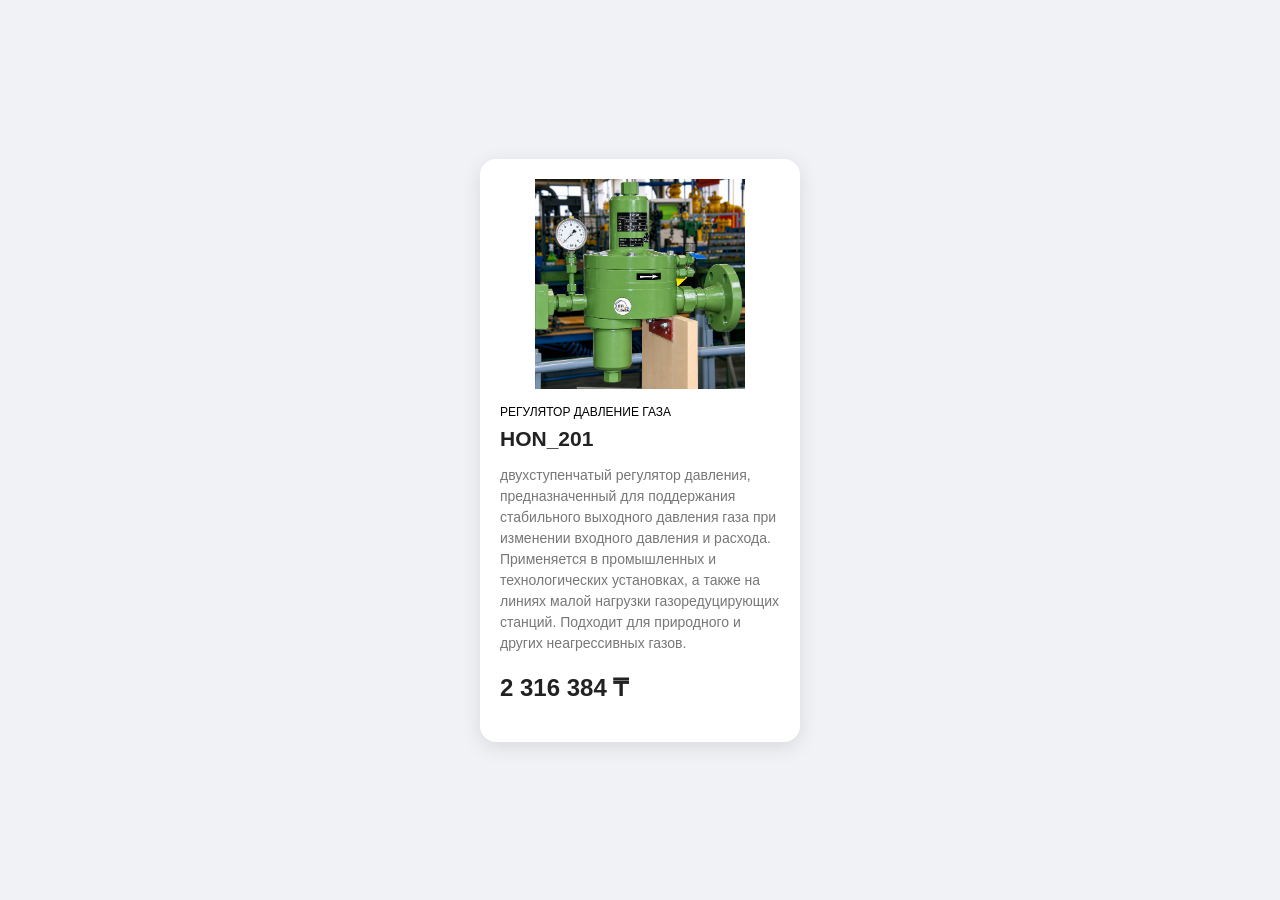
<file: cart_tov/cart_HON_201/index.html>
<!DOCTYPE html>
<html lang="ru">
<head>
    <meta charset="UTF-8">
    <meta name="viewport" content="width=device-width, initial-scale=1.0">
    <title>shop</title>
    <link rel="stylesheet" href="style.css">
</head>
<body>

    <div class="product-card">

        <div class="product-image">
            
            <img src="regulator.jpg" alt="HON_201_shop">
        </div>

        <div class="category">регулятор давление газа</div>

        <h2>HON_201</h2>

        <p class="description">
           двухступенчатый регулятор давления, предназначенный для поддержания стабильного выходного давления газа при изменении входного давления и расхода. Применяется в промышленных и технологических установках, а также на линиях малой нагрузки газоредуцирующих станций. Подходит для природного и других неагрессивных газов.
        </p>

        <div class="price">
            <span class="new-price">2 316 384 ₸</span>
        </div>

    </div>

</body>
</html>
</file>
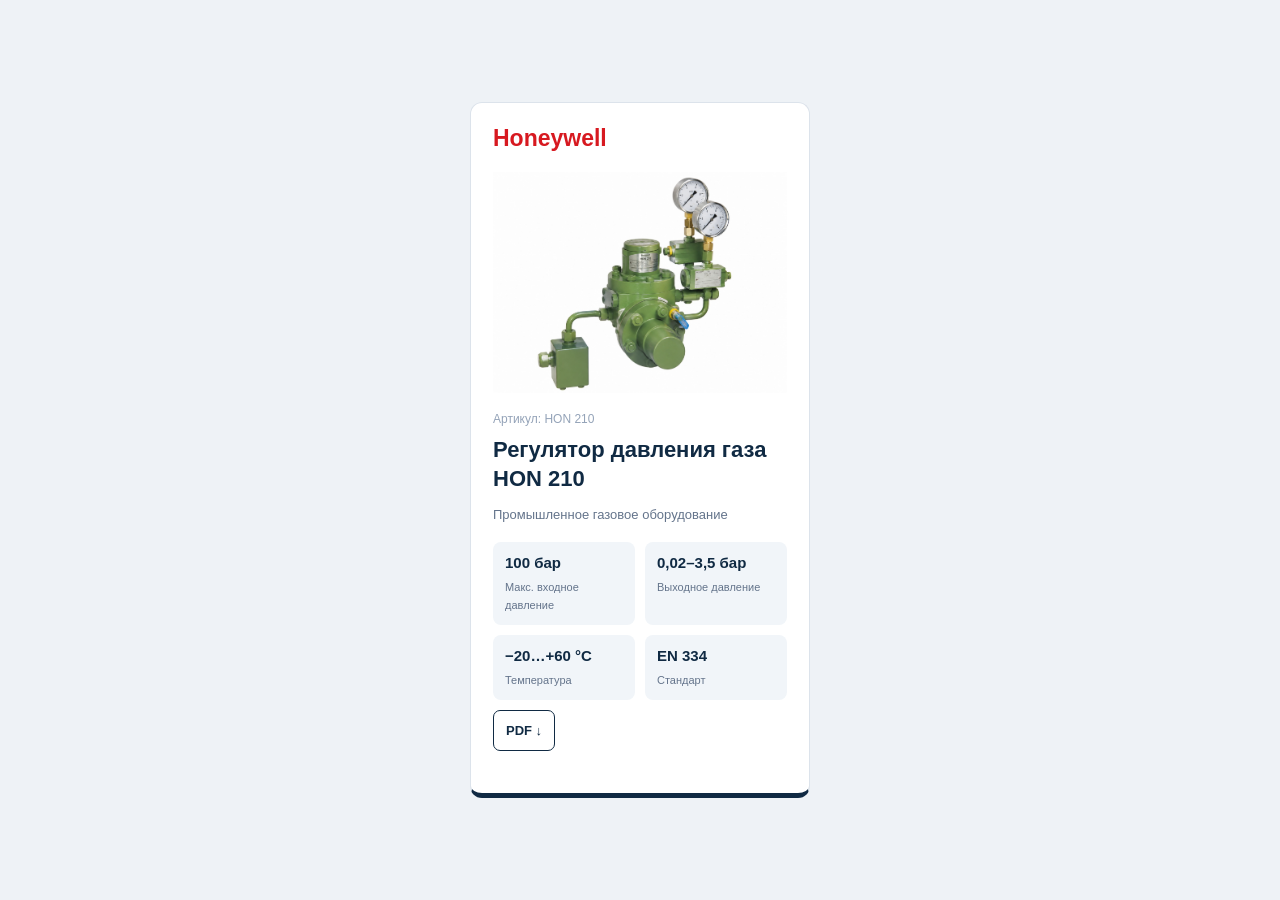
<file: cart_tov/cart_HON_210/index.html>
<!DOCTYPE html>
<html lang="ru">
<head>
    <meta charset="UTF-8">
    <meta name="viewport" content="width=device-width, initial-scale=1.0">
    <title>Honeywell HON 210</title>
    <link rel="stylesheet" href="style.css">
</head>
<body>

    <div class="product-card">

        <div class="card-header">
            <span class="brand">Honeywell</span>
        </div>

        <div class="product-image">
            <img src="regulator.jpg" alt="HON 210">
        </div>

        <div class="article">Артикул: HON 210</div>

        <h2>Регулятор давления газа HON 210</h2>

        <p class="category">
            Промышленное газовое оборудование
        </p>

        <div class="characteristics">

            <div class="characteristic">
                <strong>100 бар</strong>
                <span>Макс. входное давление</span>
            </div>

            <div class="characteristic">
                <strong>0,02–3,5 бар</strong>
                <span>Выходное давление</span>
            </div>

            <div class="characteristic">
                <strong>−20…+60 °C</strong>
                <span>Температура</span>
            </div>

            <div class="characteristic">
                <strong>EN 334</strong>
                <span>Стандарт</span>
            </div>

        <div class="buttons">

            <a href="info.pdf"
               class="pdf-button"
               title="Скачать документацию"
               download>
                PDF ↓
            </a>

        </div>

    </div>

</body>
</html>
</file>
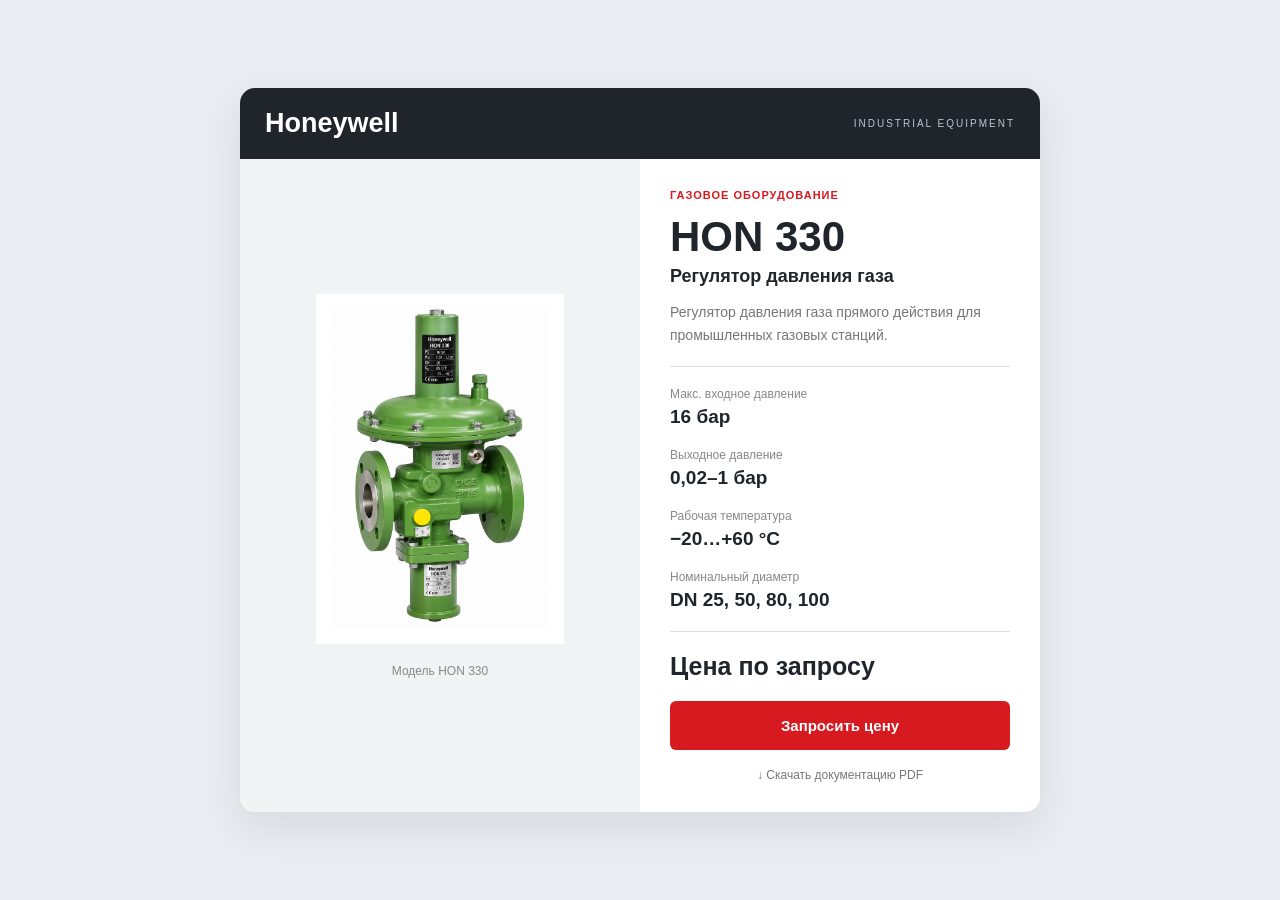
<file: cart_tov/cart_HON_330/index.html>
<!DOCTYPE html>
<html lang="ru">
<head>
    <meta charset="UTF-8">
    <meta name="viewport" content="width=device-width, initial-scale=1.0">
    <title>Honeywell HON 330</title>
    <link rel="stylesheet" href="style.css">
</head>
<body>

    <div class="product-card">

        <header class="card-header">
            <div class="brand">Honeywell</div>
            <span>INDUSTRIAL EQUIPMENT</span>
        </header>

        <div class="card-content">

            <div class="product-image">
                <img src="regulator.jpg" alt="Honeywell HON 330">
                <span>Модель HON 330</span>
            </div>

            <div class="product-info">

                <div class="category">
                    Газовое оборудование
                </div>

                <h1>HON 330</h1>

                <h2>Регулятор давления газа</h2>

                <p class="description">
                    Регулятор давления газа прямого
                    действия для промышленных газовых
                    станций.
                </p>

                <div class="specifications">

                    <div class="spec">
                        <span>Макс. входное давление</span>
                        <strong>16 бар</strong>
                    </div>

                    <div class="spec">
                        <span>Выходное давление</span>
                        <strong>0,02–1 бар</strong>
                    </div>

                    <div class="spec">
                        <span>Рабочая температура</span>
                        <strong>−20…+60 °C</strong>
                    </div>

                    <div class="spec">
                        <span>Номинальный диаметр</span>
                        <strong>DN 25, 50, 80, 100</strong>
                    </div>

                </div>

                <div class="price">
                    Цена по запросу
                </div>

                <button class="order-button">
                    Запросить цену
                </button>

                <a href="HON_330.pdf"
                   class="pdf-link" download>
                    ↓ Скачать документацию PDF
                </a>

            </div>

        </div>

    </div>

</body>
</html>
</file>
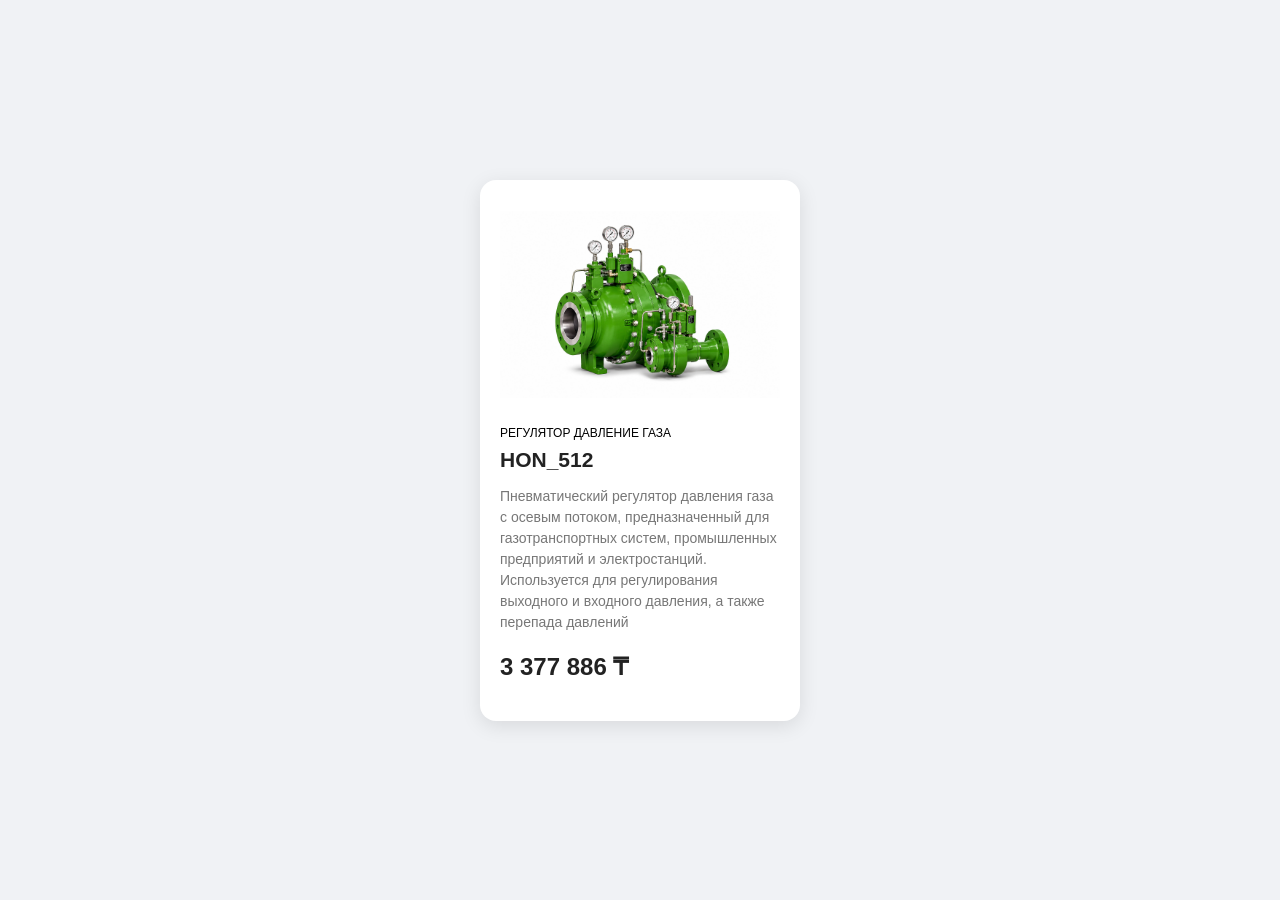
<file: cart_tov/cart_HON_512/index.html>
<!DOCTYPE html>
<html lang="ru">
<head>
    <meta charset="UTF-8">
    <meta name="viewport" content="width=device-width, initial-scale=1.0">
    <title>shop</title>
    <link rel="stylesheet" href="style.css">
</head>
<body>

    <div class="product-card">

        <div class="product-image">
            
            <img src="regulator.jpg" alt="HON_512_shop">
        </div>

        <div class="category">регулятор давление газа</div>

        <h2>HON_512</h2>

        <p class="description">
             Пневматический регулятор давления газа с осевым потоком, предназначенный для газотранспортных систем, промышленных предприятий и электростанций. Используется для регулирования выходного и входного давления, а также перепада давлений
        </p>

        <div class="price">
            <span class="new-price">3 377 886 ₸</span>
        </div>

    </div>

</body>
</html>
</file>
<file: cart_tov/cart_HON_201/style.css>
/* Общие настройки страницы */
* {
    box-sizing: border-box;
}

body {
    margin: 0;
    font-family: Arial, sans-serif;
    background: #f0f2f5;
    display: flex;
    justify-content: center;
    align-items: center;
    min-height: 100vh;
}

/* Карточка товара */
.product-card {
    width: 320px;
    max-width: 95%;
    background: rgb(255, 255, 255);
    padding: 20px;
    border-radius: 16px;
    box-shadow: 0 5px 20px rgba(0, 0, 0, 0.1);
    transition: 0.3s;
}

/* Анимация при наведении */
.product-card:hover {
    transform: translateY(-5px);
}

/* Изображение товара */
.product-image {
    position: relative;
    background: #ffffff;
    border-radius: 12px;
    overflow: hidden;
}

.product-image img {
    width: 100%;
    height: 210px;
    object-fit: contain;
    display: block;
}

/* Категория */
.category {
    margin-top: 16px;
    color: #000000;
    font-size: 12px;
    text-transform: uppercase;
}

/* Название товара */
h2 {
    font-size: 21px;
    margin: 8px 0;
    color: #222;
}
.rating span {
    color: #888;
    font-size: 12px;
}

/* Описание */
.description {
    font-size: 14px;
    color: #777;
    line-height: 1.5;
}

/* Стоимость */
.price {
    display: flex;
    align-items: center;
    gap: 12px;
    margin: 20px 0;
}

.new-price {
    font-size: 24px;
    font-weight: bold;
    color: #222;
}

.buy-button:hover {
    background: #1d4ed8;
}

.buy-button:active {
    transform: scale(0.97);
}
</file>
<file: cart_tov/cart_HON_210/style.css>
/* Основные настройки */
* {
    box-sizing: border-box;
}

body {
    margin: 0;
    padding: 30px;
    font-family: Arial, sans-serif;
    background: #eef2f6;
    display: flex;
    justify-content: center;
    align-items: center;
    min-height: 100vh;
}

/* Карточка товара */
.product-card {
    width: 340px;
    max-width: 100%;
    background: #ffffff;
    padding: 22px;
    border: 1px solid #dce3eb;
    border-bottom: 5px solid #102a43;
    border-radius: 12px;
    transition: 0.3s;
}

.product-card:hover {
    transform: translateY(-5px);
    box-shadow: 0 15px 30px #102a431a;
}

/* Верхняя часть карточки */
.card-header {
    display: flex;
    justify-content: space-between;
    align-items: center;
}

.brand {
    color: #d71920;
    font-size: 23px;
    font-weight: bold;
}

/* Избранное */
.favorite {
    background: transparent;
    border: none;
    font-size: 30px;
    color: #64748b;
    cursor: pointer;
}

.favorite:hover {
    color: #d71920;
}

/* Фотография */
.product-image {
    height: 230px;
    margin: 15px 0;
    overflow: hidden;
}

.product-image img {
    width: 100%;
    height: 100%;
    object-fit: contain;
    transition: 0.4s;
}

.product-image img:hover {
    transform: scale(1.08);
}

/* Артикул */
.article {
    color: #94a3b8;
    font-size: 12px;
}

/* Название товара */
h2 {
    font-size: 22px;
    line-height: 1.3;
    color: #102a43;
    margin: 10px 0;
}

.category {
    color: #64748b;
    font-size: 13px;
}

/* Блок характеристик */
.characteristics {
    display: grid;
    grid-template-columns: repeat(2, minmax(0, 1fr));
    gap: 10px;
    margin: 20px 0;
}

.characteristic {
    background: #f1f5f9;
    border-radius: 8px;
    padding: 12px;
}

.characteristic strong {
    display: block;
    color: #102a43;
    font-size: 15px;
    margin-bottom: 6px;
}

.characteristic span {
    font-size: 11px;
    color: #64748b;
}

/* Стоимость */
.price {
    border-top: 1px solid #e2e8f0;
    padding-top: 18px;
    margin-bottom: 20px;
}

.price span {
    font-size: 12px;
    color: #64748b;
}

.price h3 {
    font-size: 25px;
    color: #102a43;
    margin: 7px 0;
}

/* Кнопки */
.buttons {
    display: flex;
    gap: 10px;
}

.order-button {
    flex: 1;
    background: #102a43;
    color: white;
    border: none;
    padding: 14px;
    border-radius: 7px;
    font-size: 14px;
    cursor: pointer;
    transition: 0.3s;
}

.order-button:hover {
    background: #2563eb;
}

/* Скачивание документации */
.pdf-button {
    display: flex;
    align-items: center;
    justify-content: center;
    padding: 12px;
    border: 1px solid #102a43;
    border-radius: 7px;
    color: #102a43;
    text-decoration: none;
    font-size: 13px;
    font-weight: bold;
    transition: 0.3s;
}

.pdf-button:hover {
    background: #102a43;
    color: white;
}
</file>
<file: cart_tov/cart_HON_330/style.css>
* {
    box-sizing: border-box;
}

body {
    margin: 0;
    padding: 25px;
    font-family: Arial, sans-serif;
    background: #e9edf1;
    display: flex;
    justify-content: center;
    align-items: center;
    min-height: 100vh;
}
.product-card {
    width: 800px;
    max-width: 100%;
    background: white;
    border-radius: 15px;
    overflow: hidden;
    box-shadow: 0 15px 40px #00000015;
}
.card-header {
    background: #20252c;
    color: white;
    padding: 20px 25px;
    display: flex;
    justify-content: space-between;
    align-items: center;
}

.brand {
    font-size: 27px;
    font-weight: bold;
}

.card-header span {
    font-size: 10px;
    letter-spacing: 2px;
    color: #bfc5cd;
}
.card-content {
    display: grid;
    grid-template-columns: 1fr 1fr;
}
.product-image {
    background: #f1f3f5;
    padding: 25px;
    display: flex;
    flex-direction: column;
    justify-content: center;
    align-items: center;
    overflow: hidden;
}

.product-image img {
    width: 100%;
    height: 350px;
    object-fit: contain;
    transition: 0.4s;
}

.product-image img:hover {
    transform: scale(1.07);
}

.product-image span {
    color: #888;
    font-size: 12px;
    margin-top: 20px;
}
.product-info {
    padding: 30px;
}

.category {
    color: #d71920;
    font-size: 11px;
    font-weight: bold;
    letter-spacing: 1px;
    text-transform: uppercase;
}
h1 {
    font-size: 42px;
    color: #20252c;
    margin: 12px 0 5px;
}

h2 {
    font-size: 18px;
    color: #20252c;
    margin: 0;
}

.description {
    color: #777;
    font-size: 14px;
    line-height: 1.6;
}
.specifications {
    border-top: 1px solid #ddd;
    border-bottom: 1px solid #ddd;
    padding: 10px 0;
    margin: 20px 0;
}

.spec {
    display: flex;
    flex-direction: column;
    gap: 5px;
    padding: 10px 0;
}

.spec span {
    color: #888;
    font-size: 12px;
}

.spec strong {
    font-size: 19px;
    color: #20252c;
}
.price {
    font-size: 25px;
    font-weight: bold;
    color: #20252c;
    margin: 20px 0;
}

.order-button {
    width: 100%;
    padding: 16px;
    border: none;
    border-radius: 6px;
    background: #d71920;
    color: white;
    font-size: 15px;
    font-weight: bold;
    cursor: pointer;
    transition: 0.3s;
}

.order-button:hover {
    background: #a81016;
}

.order-button:active {
    transform: scale(0.97);
}
.pdf-link {
    display: block;
    text-align: center;
    text-decoration: none;
    color: #777;
    font-size: 12px;
    margin-top: 18px;
}

.pdf-link:hover {
    color: #d71920;
}
</file>
<file: cart_tov/cart_HON_512/style.css>
/* Общие настройки страницы */
* {
    box-sizing: border-box;
}

body {
    margin: 0;
    font-family: Arial, sans-serif;
    background: #f0f2f5;
    display: flex;
    justify-content: center;
    align-items: center;
    min-height: 100vh;
}

/* Карточка товара */
.product-card {
    width: 320px;
    max-width: 95%;
    background: rgb(255, 255, 255);
    padding: 20px;
    border-radius: 16px;
    box-shadow: 0 5px 20px rgba(0, 0, 0, 0.1);
    transition: 0.3s;
}

/* Анимация при наведении */
.product-card:hover {
    transform: translateY(-5px);
}

/* Изображение товара */
.product-image {
    position: relative;
    background: #ffffff;
    border-radius: 12px;
    overflow: hidden;
}

.product-image img {
    width: 100%;
    height: 210px;
    object-fit: contain;
    display: block;
}

/* Категория */
.category {
    margin-top: 16px;
    color: #000000;
    font-size: 12px;
    text-transform: uppercase;
}

/* Название товара */
h2 {
    font-size: 21px;
    margin: 8px 0;
    color: #222;
}
.rating span {
    color: #888;
    font-size: 12px;
}

/* Описание */
.description {
    font-size: 14px;
    color: #777;
    line-height: 1.5;
}

/* Стоимость */
.price {
    display: flex;
    align-items: center;
    gap: 12px;
    margin: 20px 0;
}

.new-price {
    font-size: 24px;
    font-weight: bold;
    color: #222;
}

.buy-button:hover {
    background: #1d4ed8;
}

.buy-button:active {
    transform: scale(0.97);
}
</file>
